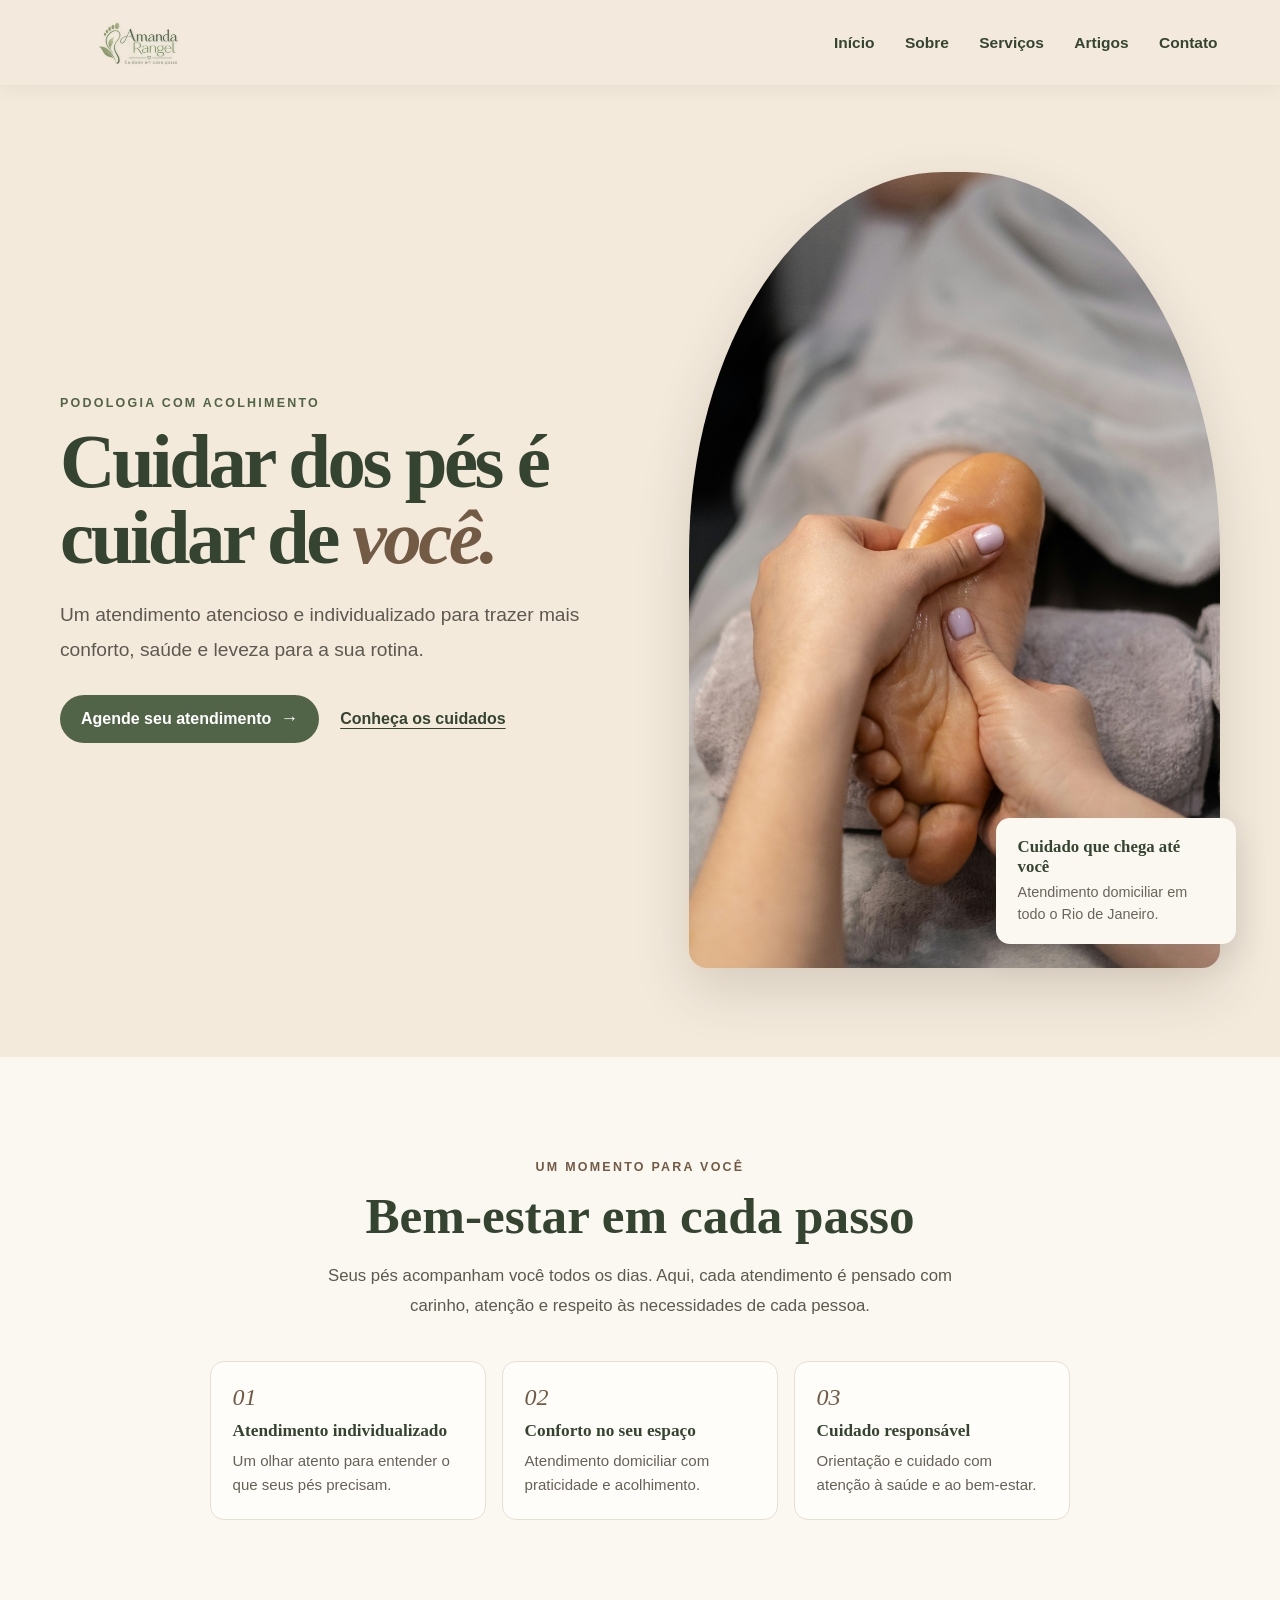
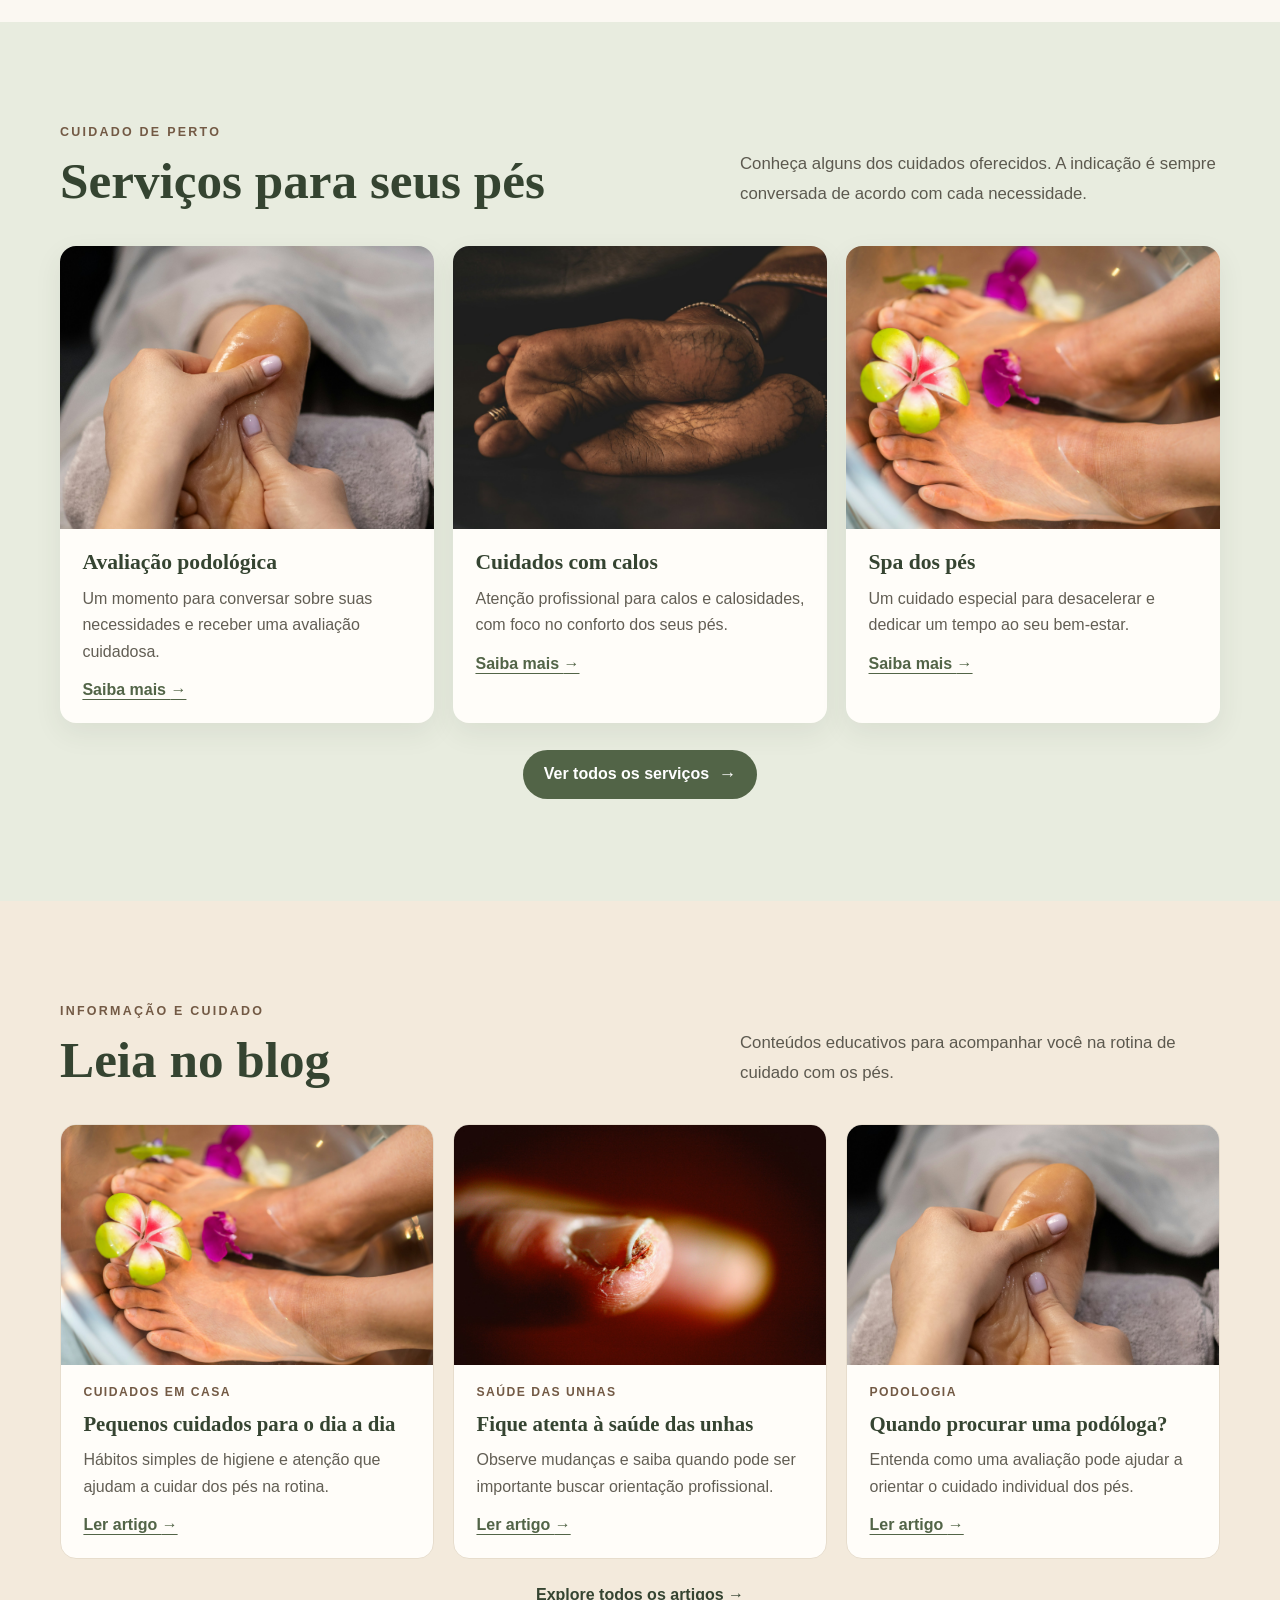
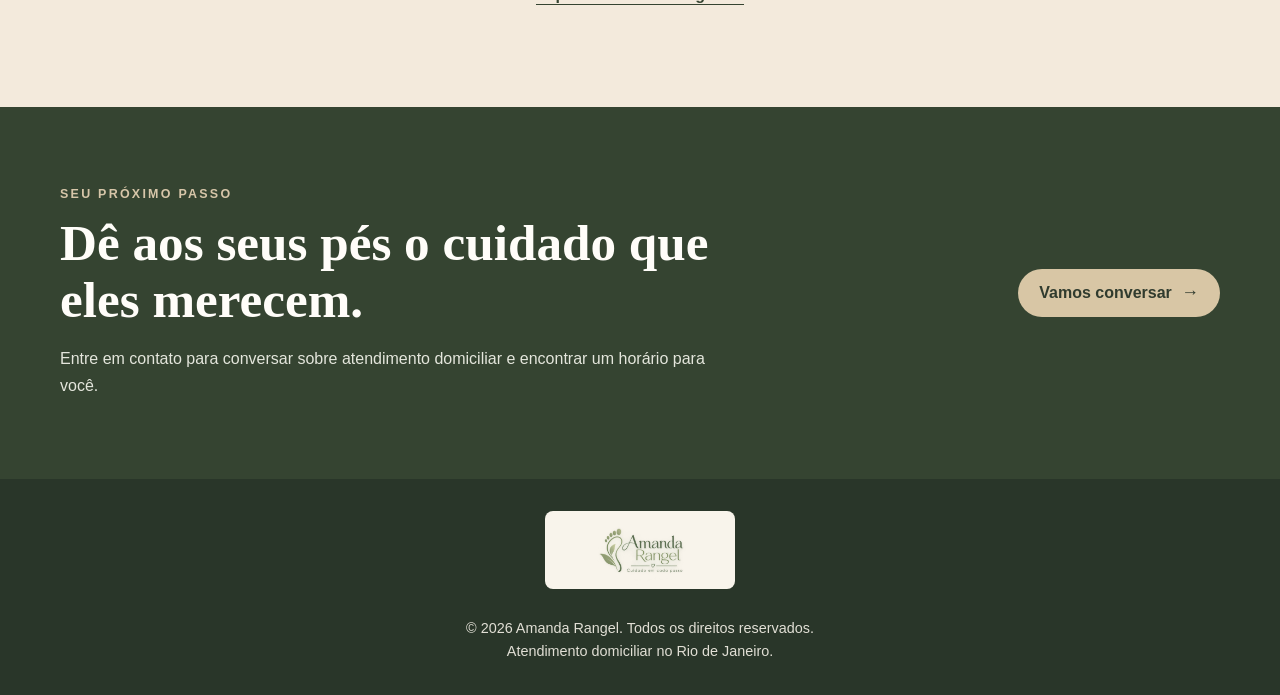
<file: index.html>
<!DOCTYPE html>
<html lang="pt-BR">
<head>
  <meta charset="UTF-8">
  <meta name="viewport" content="width=device-width, initial-scale=1.0">
  <meta name="theme-color" content="#f3eadc">
  <meta name="description" content="Conheça os cuidados podológicos de Amanda Rangel, com atendimento domiciliar no Rio de Janeiro.">
  <title>Amanda Rangel | Cuidado em cada passo</title>
  <link rel="stylesheet" href="midias/site-comum.css">
  <link rel="icon" type="image/png" href="midias/Cursor.png">
  <style>
    :root {
      color-scheme: light;
      --verde: #526447;
      --verde-escuro: #354431;
      --verde-claro: #a3b18a;
      --bege: #f3eadc;
      --bege-claro: #fbf8f2;
      --marrom: #735a45;
      --texto: #302e27;
      --largura: 1160px;
    }

    * { box-sizing: border-box; }
    html { scroll-behavior: smooth; }
    body { margin: 0; color: var(--texto); background: var(--bege-claro); font-family: Arial, sans-serif; }
    a { color: inherit; }
    a:focus-visible, button:focus-visible { outline: 3px solid #bd8f56; outline-offset: 4px; }

    .topo {
      position: fixed;
      inset: 0 0 auto;
      z-index: 10;
      min-height: 82px;
      padding: 0.6rem max(1.25rem, calc((100vw - var(--largura)) / 2));
      display: flex;
      align-items: center;
      justify-content: space-between;
      gap: 1.5rem;
      background: rgb(243 234 220 / 96%);
      box-shadow: 0 2px 18px rgb(48 46 39 / 7%);
      backdrop-filter: blur(12px);
    }
    .marca { display: inline-flex; align-items: center; flex-shrink: 0; }
    .logo { display: block; width: clamp(110px, 13vw, 155px); height: 66px; object-fit: contain; }
    .menu ul { display: flex; flex-wrap: wrap; align-items: center; justify-content: flex-end; gap: 0.4rem clamp(0.7rem, 2vw, 1.6rem); margin: 0; padding: 0; list-style: none; }
    .menu a { display: inline-block; padding: 0.55rem 0.15rem; color: var(--verde-escuro); font-size: 0.97rem; font-weight: 700; text-decoration: none; }
    .menu a:hover, .menu a:focus-visible { color: var(--marrom); text-decoration: underline; text-underline-offset: 5px; }

    main { padding-top: 82px; }
    .conteudo { width: min(var(--largura), calc(100% - 3rem)); margin: 0 auto; }
    .secao { padding: clamp(4rem, 8vw, 7rem) 0; }
    .sobretitulo { margin: 0 0 0.85rem; color: var(--marrom); font-size: 0.78rem; font-weight: 700; letter-spacing: 0.18em; text-transform: uppercase; }
    .titulo-secao { margin: 0; color: var(--verde-escuro); font: 700 clamp(2rem, 4vw, 3.25rem)/1.12 Georgia, serif; }
    .texto-secao { max-width: 650px; margin: 1rem 0 0; color: #5c594f; font-size: 1.05rem; line-height: 1.8; }
    .botao {
      display: inline-flex;
      min-height: 48px;
      align-items: center;
      justify-content: center;
      gap: 0.6rem;
      padding: 0.8rem 1.25rem;
      border: 1px solid transparent;
      border-radius: 999px;
      background: var(--verde);
      color: #fff;
      font-weight: 700;
      text-decoration: none;
      transition: background 160ms ease, transform 160ms ease;
    }
    .botao:hover { transform: translateY(-2px); background: var(--verde-escuro); }
    .botao-claro { border-color: rgb(255 255 255 / 55%); background: transparent; color: #fff; }
    .botao-claro:hover { background: rgb(255 255 255 / 12%); }
    .seta { font-size: 1.1em; }

    .hero { padding: clamp(3rem, 7vw, 6rem) 0; background: var(--bege); }
    .hero-grade { display: grid; grid-template-columns: 1.02fr 0.98fr; align-items: center; gap: clamp(2rem, 6vw, 5rem); }
    .hero-texto { padding: 1rem 0; }
    .hero-texto .sobretitulo { color: var(--verde); }
    .hero h1 { max-width: 620px; margin: 0; color: var(--verde-escuro); font: 700 clamp(2.8rem, 6vw, 5.3rem)/0.99 Georgia, serif; letter-spacing: -0.045em; }
    .hero h1 span { color: var(--marrom); font-style: italic; }
    .hero-texto > p:not(.sobretitulo) { max-width: 520px; margin: 1.4rem 0 0; color: #5d594f; font-size: clamp(1.05rem, 1.7vw, 1.2rem); line-height: 1.8; }
    .hero-acoes { display: flex; flex-wrap: wrap; align-items: center; gap: 0.8rem 1.3rem; margin-top: 1.7rem; }
    .link-simples { color: var(--verde-escuro); font-weight: 700; text-decoration-thickness: 1px; text-underline-offset: 4px; }
    .hero-foto { position: relative; min-height: 440px; }
    .hero-foto img { display: block; width: 100%; height: 100%; min-height: 440px; border-radius: 48% 48% 18px 18px; object-fit: cover; object-position: center 57%; box-shadow: 0 22px 55px rgb(67 52 38 / 16%); }
    .selo { position: absolute; right: -1rem; bottom: 1.5rem; max-width: 240px; padding: 1.15rem 1.35rem; border-radius: 14px; background: var(--bege-claro); box-shadow: 0 12px 32px rgb(48 46 39 / 14%); }
    .selo strong { display: block; color: var(--verde-escuro); font: 700 1.05rem Georgia, serif; }
    .selo span { display: block; margin-top: 0.35rem; color: #6a655b; font-size: 0.9rem; line-height: 1.5; }

    .apresentacao { background: var(--bege-claro); text-align: center; }
    .apresentacao .conteudo { max-width: 860px; }
    .apresentacao .texto-secao { margin-right: auto; margin-left: auto; }
    .destaques { display: grid; grid-template-columns: repeat(3, 1fr); gap: 1rem; margin-top: 2.5rem; text-align: left; }
    .destaque { padding: 1.35rem; border: 1px solid #e8dfd1; border-radius: 14px; background: #fffdf9; }
    .destaque-numero { display: block; margin-bottom: 0.65rem; color: var(--marrom); font: italic 1.5rem Georgia, serif; }
    .destaque strong { color: var(--verde-escuro); font: 700 1.08rem Georgia, serif; }
    .destaque p { margin: 0.5rem 0 0; color: #666156; font-size: 0.94rem; line-height: 1.6; }

    .servicos { background: #e8ecdf; }
    .cabecalho-secao { display: flex; align-items: end; justify-content: space-between; gap: 2rem; margin-bottom: 2.25rem; }
    .cabecalho-secao .texto-secao { max-width: 480px; }
    .grade-servicos { display: grid; grid-template-columns: repeat(3, minmax(0, 1fr)); gap: 1.2rem; }
    .cartao-servico { overflow: hidden; border-radius: 16px; background: #fffdf9; box-shadow: 0 10px 28px rgb(53 68 49 / 8%); }
    .cartao-servico img { display: block; width: 100%; aspect-ratio: 1.32; object-fit: cover; transition: transform 250ms ease; }
    .cartao-servico:hover img { transform: scale(1.035); }
    .cartao-servico-conteudo { padding: 1.35rem 1.4rem 1.5rem; }
    .cartao-servico h3 { margin: 0; color: var(--verde-escuro); font: 700 1.35rem Georgia, serif; }
    .cartao-servico p { min-height: 3.2em; margin: 0.65rem 0 1rem; color: #625e54; line-height: 1.65; }
    .cartao-servico a { color: var(--verde); font-weight: 700; text-decoration-thickness: 1px; text-underline-offset: 4px; }

    .artigos { background: var(--bege); }
    .grade-artigos { display: grid; grid-template-columns: repeat(3, minmax(0, 1fr)); gap: 1.2rem; }
    .cartao-artigo { overflow: hidden; border: 1px solid #e7ddcd; border-radius: 16px; background: #fffdf9; }
    .cartao-artigo img { display: block; width: 100%; aspect-ratio: 1.55; object-fit: cover; }
    .cartao-artigo-conteudo { padding: 1.25rem 1.4rem 1.5rem; }
    .categoria { margin: 0 0 0.65rem; color: var(--marrom); font-size: 0.76rem; font-weight: 700; letter-spacing: 0.12em; text-transform: uppercase; }
    .cartao-artigo h3 { margin: 0; color: var(--verde-escuro); font: 700 1.3rem/1.3 Georgia, serif; }
    .cartao-artigo p:not(.categoria) { margin: 0.65rem 0 1rem; color: #625e54; line-height: 1.65; }
    .cartao-artigo a { color: var(--verde); font-weight: 700; text-decoration-thickness: 1px; text-underline-offset: 4px; }
    .link-artigos { margin-top: 1.7rem; text-align: center; }

    .chamada { padding: clamp(3.5rem, 7vw, 5rem) 0; background: var(--verde-escuro); color: #fffdf9; }
    .chamada-grade { display: flex; align-items: center; justify-content: space-between; gap: 2rem; }
    .chamada .sobretitulo { color: #d7c6a9; }
    .chamada h2 { max-width: 700px; margin: 0; color: #fffdf9; font: 700 clamp(2rem, 4vw, 3.4rem)/1.12 Georgia, serif; }
    .chamada p:not(.sobretitulo) { max-width: 650px; margin: 1rem 0 0; color: #e4e6dc; line-height: 1.7; }
    .chamada .botao { flex-shrink: 0; background: #d8c6a5; color: #303b2e; }
    .chamada .botao:hover { background: #eadcc4; }

    .rodape { padding: 2rem 1.5rem; background: #293629; color: #f8f4eb; text-align: center; }
    .rodape-marca { display: inline-block; width: min(190px, 65vw); padding: 0.25rem 0.5rem; border-radius: 8px; background: #f8f4eb; line-height: 0; }
    .rodape-logo { display: block; width: 100%; height: 70px; object-fit: contain; }
    .rodape p { margin: 1rem 0 0; color: #e1dfd5; font-size: 0.9rem; line-height: 1.6; }

    @media (max-width: 800px) {
      .hero-grade { grid-template-columns: 1fr 0.85fr; gap: 2rem; }
      .hero-foto, .hero-foto img { min-height: 370px; }
      .grade-servicos, .grade-artigos { grid-template-columns: repeat(2, minmax(0, 1fr)); }
      .grade-servicos .cartao-servico:last-child, .grade-artigos .cartao-artigo:last-child { grid-column: 1 / -1; }
      .grade-servicos .cartao-servico:last-child { display: grid; grid-template-columns: 1fr 1fr; }
      .grade-servicos .cartao-servico:last-child img { height: 100%; aspect-ratio: auto; }
    }
    @media (max-width: 600px) {
      .topo { min-height: 112px; flex-direction: column; justify-content: center; gap: 0.1rem; padding: 0.35rem 0.75rem; }
      .logo { width: 98px; height: 56px; }
      .menu ul { justify-content: center; gap: 0.05rem 0.85rem; }
      .menu a { padding: 0.3rem 0.05rem; font-size: 0.9rem; }
      main { padding-top: 112px; }
      .conteudo { width: min(100% - 2rem, var(--largura)); }
      .hero { padding: 2.6rem 0 3rem; }
      .hero-grade { grid-template-columns: 1fr; gap: 1.6rem; }
      .hero h1 { font-size: clamp(2.7rem, 13vw, 4.2rem); }
      .hero-foto, .hero-foto img { min-height: 330px; }
      .hero-foto img { max-height: 420px; border-radius: 42% 42% 16px 16px; }
      .selo { right: 0.5rem; bottom: 0.8rem; max-width: 210px; padding: 0.9rem 1rem; }
      .secao { padding: 3.5rem 0; }
      .destaques { grid-template-columns: 1fr; gap: 0.75rem; margin-top: 1.7rem; }
      .destaque { padding: 1rem 1.15rem; }
      .cabecalho-secao, .chamada-grade { align-items: flex-start; flex-direction: column; gap: 1rem; }
      .cabecalho-secao { margin-bottom: 1.6rem; }
      .grade-servicos, .grade-artigos { grid-template-columns: 1fr; gap: 1rem; }
      .grade-servicos .cartao-servico:last-child, .grade-artigos .cartao-artigo:last-child { grid-column: auto; }
      .grade-servicos .cartao-servico:last-child { display: block; }
      .grade-servicos .cartao-servico:last-child img { height: auto; aspect-ratio: 1.32; }
      .cartao-servico p { min-height: 0; }
    }
    @media (prefers-reduced-motion: reduce) {
      *, *::before, *::after { scroll-behavior: auto !important; transition-duration: 0.01ms !important; }
    }
  </style>
</head>
<body>
  <header class="topo">
    <a class="marca" href="index.html" aria-label="Amanda Rangel, página inicial">
      <img class="logo" src="midias/logo.png" alt="Amanda Rangel">
    </a>
    <nav class="menu" aria-label="Navegação principal">
      <ul>
        <li><a href="index.html" aria-current="page">Início</a></li>
        <li><a href="sobre.html">Sobre</a></li>
        <li><a href="servicos.html">Serviços</a></li>
        <li><a href="artigos.html">Artigos</a></li>
        <li><a href="contato.html">Contato</a></li>
      </ul>
    </nav>
  </header>

  <main>
    <section class="hero" aria-labelledby="titulo-principal">
      <div class="conteudo hero-grade">
        <div class="hero-texto">
          <p class="sobretitulo">Podologia com acolhimento</p>
          <h1 id="titulo-principal">Cuidar dos pés é cuidar de <span>você.</span></h1>
          <p>Um atendimento atencioso e individualizado para trazer mais conforto, saúde e leveza para a sua rotina.</p>
          <div class="hero-acoes">
            <a class="botao" href="contato.html">Agende seu atendimento <span class="seta" aria-hidden="true">→</span></a>
            <a class="link-simples" href="#servicos">Conheça os cuidados</a>
          </div>
        </div>
        <div class="hero-foto">
          <img src="midias/consulta%20M.jpg" alt="Atendimento cuidadoso para os pés" fetchpriority="high">
          <div class="selo">
            <strong>Cuidado que chega até você</strong>
            <span>Atendimento domiciliar em todo o Rio de Janeiro.</span>
          </div>
        </div>
      </div>
    </section>

    <section class="secao apresentacao" aria-labelledby="titulo-acolhimento">
      <div class="conteudo">
        <p class="sobretitulo">Um momento para você</p>
        <h2 class="titulo-secao" id="titulo-acolhimento">Bem-estar em cada passo</h2>
        <p class="texto-secao">Seus pés acompanham você todos os dias. Aqui, cada atendimento é pensado com carinho, atenção e respeito às necessidades de cada pessoa.</p>
        <div class="destaques">
          <article class="destaque">
            <span class="destaque-numero">01</span>
            <strong>Atendimento individualizado</strong>
            <p>Um olhar atento para entender o que seus pés precisam.</p>
          </article>
          <article class="destaque">
            <span class="destaque-numero">02</span>
            <strong>Conforto no seu espaço</strong>
            <p>Atendimento domiciliar com praticidade e acolhimento.</p>
          </article>
          <article class="destaque">
            <span class="destaque-numero">03</span>
            <strong>Cuidado responsável</strong>
            <p>Orientação e cuidado com atenção à saúde e ao bem-estar.</p>
          </article>
        </div>
      </div>
    </section>

    <section class="secao servicos" id="servicos" aria-labelledby="titulo-servicos">
      <div class="conteudo">
        <div class="cabecalho-secao">
          <div>
            <p class="sobretitulo">Cuidado de perto</p>
            <h2 class="titulo-secao" id="titulo-servicos">Serviços para seus pés</h2>
          </div>
          <p class="texto-secao">Conheça alguns dos cuidados oferecidos. A indicação é sempre conversada de acordo com cada necessidade.</p>
        </div>
        <div class="grade-servicos">
          <article class="cartao-servico">
            <img src="midias/consulta%20M.jpg" alt="Massagem e cuidado podológico dos pés" loading="lazy">
            <div class="cartao-servico-conteudo">
              <h3>Avaliação podológica</h3>
              <p>Um momento para conversar sobre suas necessidades e receber uma avaliação cuidadosa.</p>
              <a href="servicos.html">Saiba mais <span aria-hidden="true">→</span></a>
            </div>
          </article>
          <article class="cartao-servico">
            <img src="midias/calos%20M.jpg" alt="Cuidado podológico dos pés" loading="lazy">
            <div class="cartao-servico-conteudo">
              <h3>Cuidados com calos</h3>
              <p>Atenção profissional para calos e calosidades, com foco no conforto dos seus pés.</p>
              <a href="servicos.html">Saiba mais <span aria-hidden="true">→</span></a>
            </div>
          </article>
          <article class="cartao-servico">
            <img src="midias/cuidados%20em%20casa%20M.jpg" alt="Momento relaxante de cuidado com os pés" loading="lazy">
            <div class="cartao-servico-conteudo">
              <h3>Spa dos pés</h3>
              <p>Um cuidado especial para desacelerar e dedicar um tempo ao seu bem-estar.</p>
              <a href="servicos.html">Saiba mais <span aria-hidden="true">→</span></a>
            </div>
          </article>
        </div>
        <div class="link-artigos">
          <a class="botao" href="servicos.html">Ver todos os serviços <span class="seta" aria-hidden="true">→</span></a>
        </div>
      </div>
    </section>

    <section class="secao artigos" aria-labelledby="titulo-artigos">
      <div class="conteudo">
        <div class="cabecalho-secao">
          <div>
            <p class="sobretitulo">Informação e cuidado</p>
            <h2 class="titulo-secao" id="titulo-artigos">Leia no blog</h2>
          </div>
          <p class="texto-secao">Conteúdos educativos para acompanhar você na rotina de cuidado com os pés.</p>
        </div>
        <div class="grade-artigos">
          <article class="cartao-artigo">
            <img src="midias/cuidados%20em%20casa%20M.jpg" alt="Cuidados e hidratação dos pés em casa" loading="lazy">
            <div class="cartao-artigo-conteudo">
              <p class="categoria">Cuidados em casa</p>
              <h3>Pequenos cuidados para o dia a dia</h3>
              <p>Hábitos simples de higiene e atenção que ajudam a cuidar dos pés na rotina.</p>
              <a href="artigo.html?id=cuidados-diarios">Ler artigo <span aria-hidden="true">→</span></a>
            </div>
          </article>
          <article class="cartao-artigo">
            <img src="midias/unhas%20amareladas%20M.jpg" alt="Detalhe de uma unha do pé" loading="lazy">
            <div class="cartao-artigo-conteudo">
              <p class="categoria">Saúde das unhas</p>
              <h3>Fique atenta à saúde das unhas</h3>
              <p>Observe mudanças e saiba quando pode ser importante buscar orientação profissional.</p>
              <a href="artigo.html?id=saude-das-unhas">Ler artigo <span aria-hidden="true">→</span></a>
            </div>
          </article>
          <article class="cartao-artigo">
            <img src="midias/consulta%20M.jpg" alt="Profissional cuidando dos pés" loading="lazy">
            <div class="cartao-artigo-conteudo">
              <p class="categoria">Podologia</p>
              <h3>Quando procurar uma podóloga?</h3>
              <p>Entenda como uma avaliação pode ajudar a orientar o cuidado individual dos pés.</p>
              <a href="artigo.html?id=consulta-podologica">Ler artigo <span aria-hidden="true">→</span></a>
            </div>
          </article>
        </div>
        <div class="link-artigos">
          <a class="link-simples" href="artigos.html">Explore todos os artigos <span aria-hidden="true">→</span></a>
        </div>
      </div>
    </section>

    <section class="chamada" aria-labelledby="titulo-chamada">
      <div class="conteudo chamada-grade">
        <div>
          <p class="sobretitulo">Seu próximo passo</p>
          <h2 id="titulo-chamada">Dê aos seus pés o cuidado que eles merecem.</h2>
          <p>Entre em contato para conversar sobre atendimento domiciliar e encontrar um horário para você.</p>
        </div>
        <a class="botao" href="contato.html">Vamos conversar <span class="seta" aria-hidden="true">→</span></a>
      </div>
    </section>
  </main>

  <footer class="rodape">
    <a class="rodape-marca" href="index.html" aria-label="Amanda Rangel, página inicial">
      <img class="rodape-logo" src="midias/logo.png" alt="Amanda Rangel">
    </a>
    <p>© 2026 Amanda Rangel. Todos os direitos reservados.<br>Atendimento domiciliar no Rio de Janeiro.</p>
  </footer>
</body>
</html>
</file>
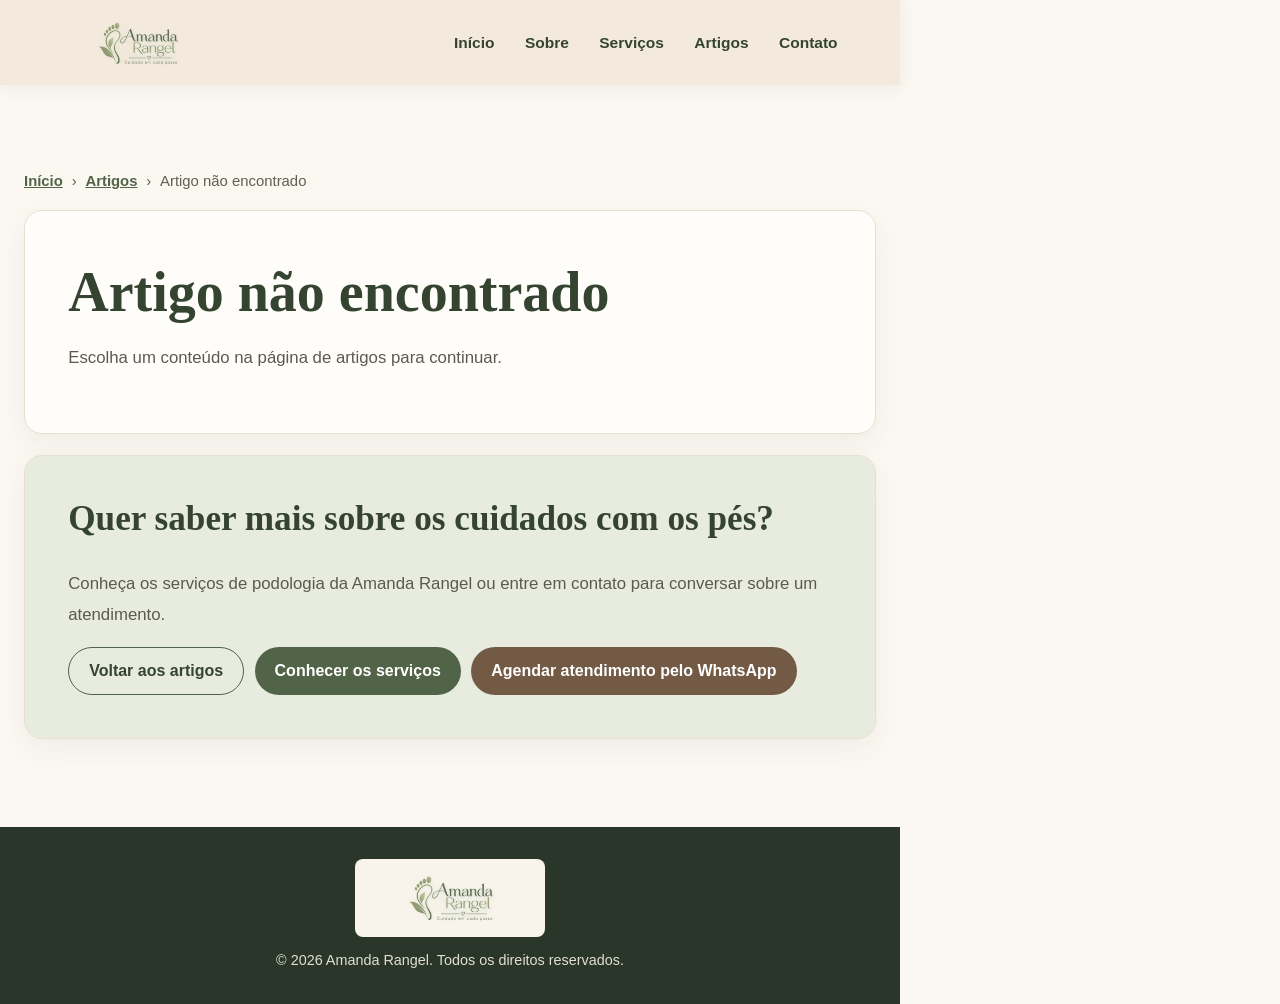
<file: artigo.html>
<!DOCTYPE html>
<html lang="pt-BR">
<head>
    <meta charset="UTF-8">
    <meta name="viewport" content="width=device-width, initial-scale=1.0">
    <meta name="theme-color" content="#f3eadc">
    <meta name="description" content="Artigo educativo sobre cuidados e saúde dos pés.">
    <title>Artigo | Cuidado em Cada Passo</title>
    <link rel="stylesheet" href="midias/paginas.css">
    <link rel="icon" type="image/png" href="midias/Cursor.png">
    <script src="midias/artigos.js" defer></script>
</head>
<body class="pagina-artigo">
    <header class="topo">
        <a href="index.html" aria-label="Amanda Rangel, página inicial">
            <img class="logo" src="midias/logo.png" alt="Amanda Rangel">
        </a>
        <nav class="menu" aria-label="Navegação principal">
            <ul>
                <li><a href="index.html">Início</a></li>
                <li><a href="sobre.html">Sobre</a></li>
                <li><a href="servicos.html">Serviços</a></li>
                <li><a href="artigos.html" aria-current="page">Artigos</a></li>
                <li><a href="contato.html">Contato</a></li>
            </ul>
        </nav>
    </header>

    <main>
        <nav class="migalhas" aria-label="Caminho de navegação">
            <a href="index.html">Início</a><span aria-hidden="true">›</span>
            <a href="artigos.html">Artigos</a><span aria-hidden="true">›</span>
            <span id="migalha-titulo">Artigo</span>
        </nav>
        <article class="artigo-completo" id="conteudo-artigo">
            <p class="erro-artigo">Carregando artigo…</p>
        </article>
        <noscript><p class="erro-artigo">Ative o JavaScript no navegador para abrir o conteúdo deste artigo.</p></noscript>
        <aside class="chamada-artigo">
            <h2>Quer saber mais sobre os cuidados com os pés?</h2>
            <p>Conheça os serviços de podologia da Amanda Rangel ou entre em contato para conversar sobre um atendimento.</p>
            <div class="acoes-artigo">
                <a class="botao botao-secundario" href="artigos.html">Voltar aos artigos</a>
                <a class="botao" href="servicos.html">Conhecer os serviços</a>
                <a class="botao botao-whatsapp" href="https://wa.me/5521967338504?text=Ol%C3%A1%2C%20gostaria%20de%20saber%20mais%20sobre%20os%20atendimentos%20podol%C3%B3gicos." target="_blank" rel="noopener noreferrer">Agendar atendimento pelo WhatsApp</a>
            </div>
        </aside>
    </main>

    <footer class="rodape">
        <a class="rodape-marca" href="index.html" aria-label="Amanda Rangel, página inicial">
            <img class="rodape-logo" src="midias/logo.png" alt="Amanda Rangel">
        </a>
        <p>© 2026 Amanda Rangel. Todos os direitos reservados.</p>
    </footer>
</body>
</html>
</file>
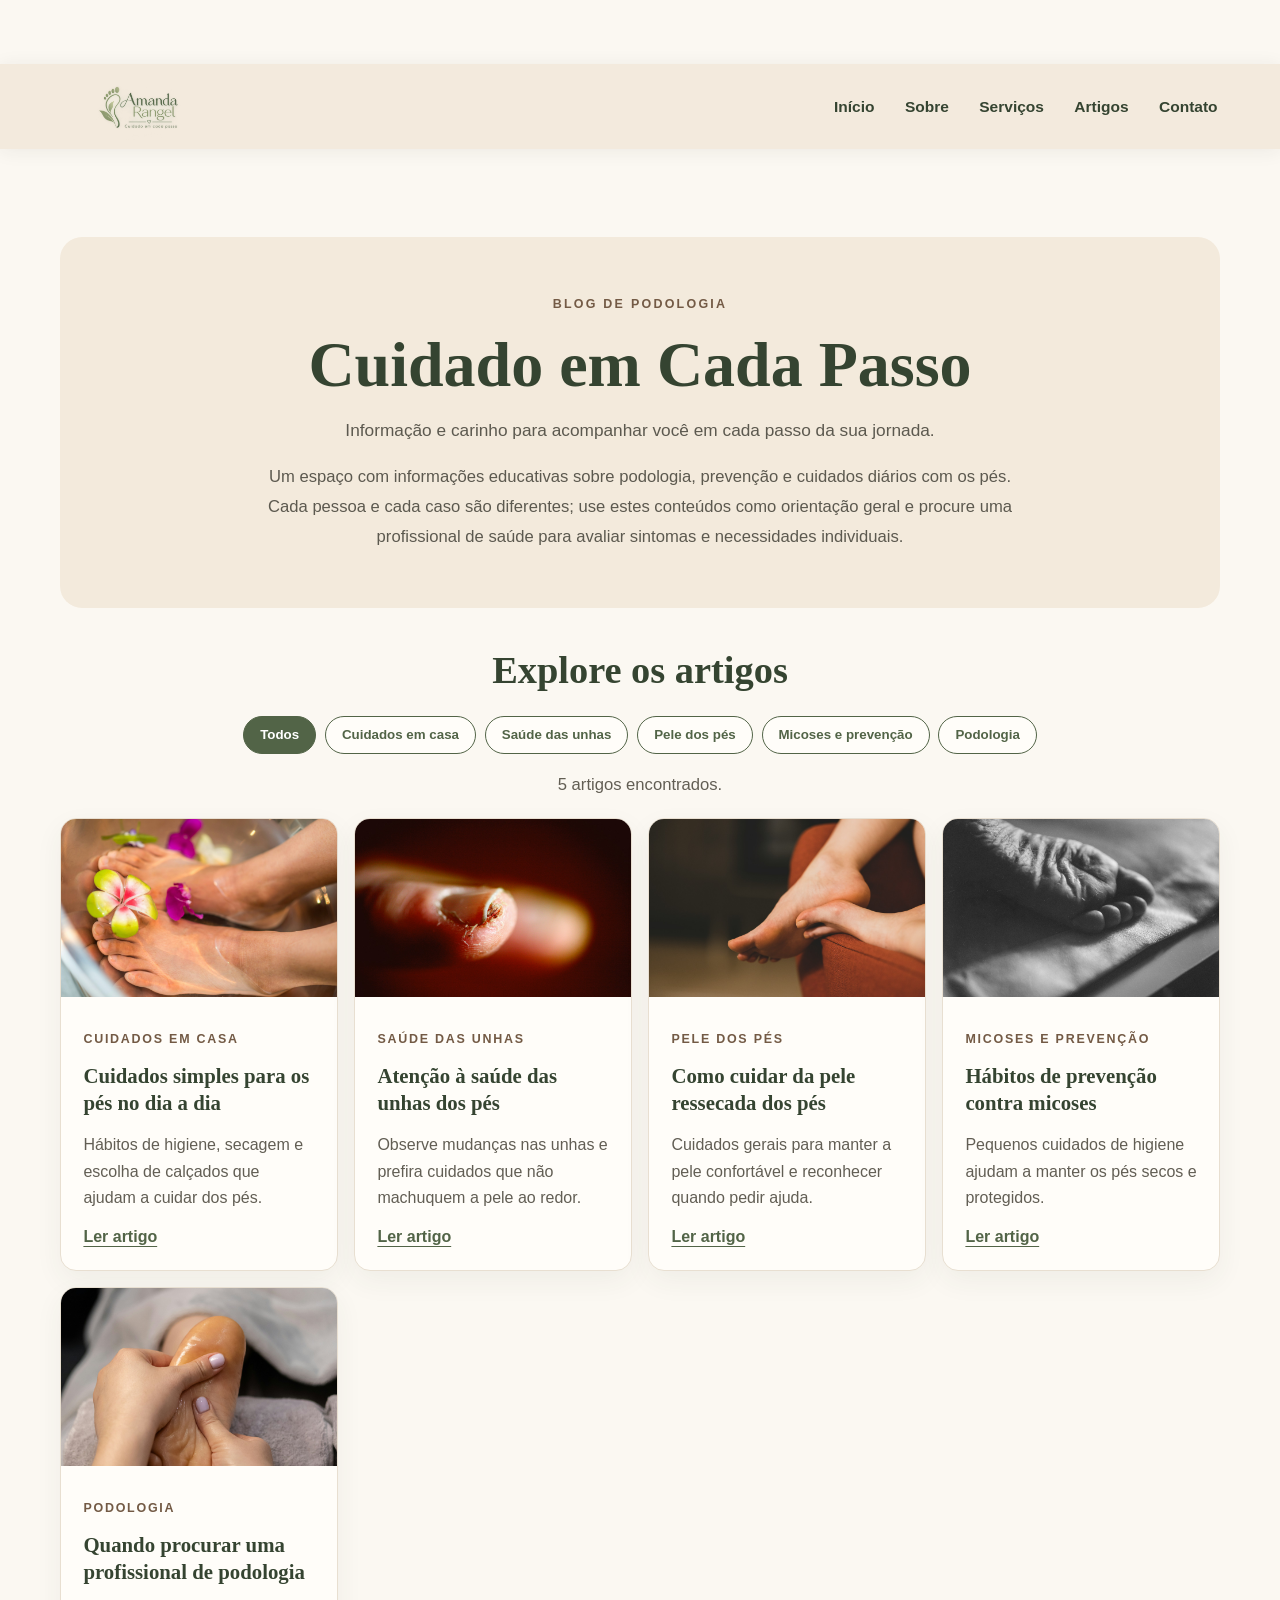
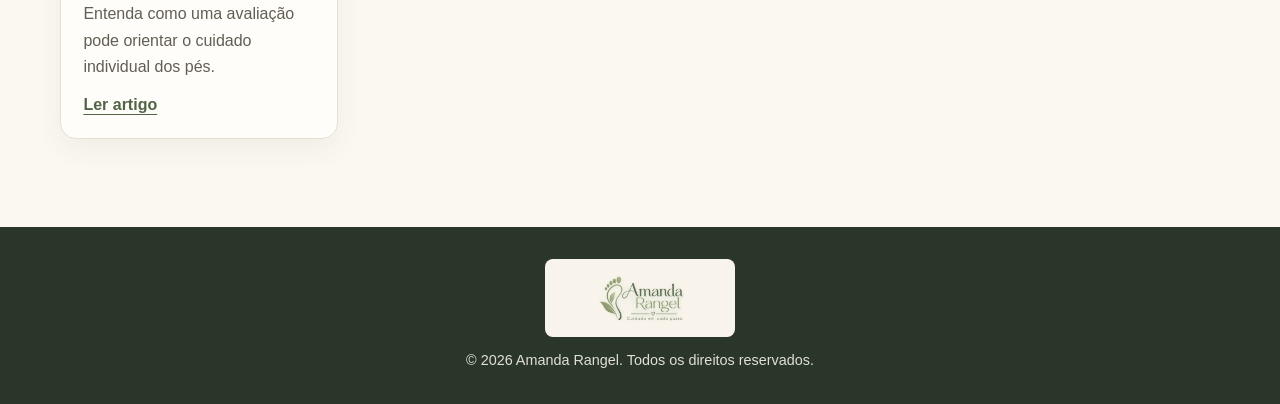
<file: artigos.html>
<!DOCTYPE html>
<html lang="pt-BR">
<head>
    <meta charset="UTF-8">
    <meta name="viewport" content="width=device-width, initial-scale=1.0">
    <meta name="theme-color" content="#f3eadc">
    <meta name="description" content="Informações educativas sobre podologia, prevenção e cuidados diários com os pés, por Amanda Rangel.">
    <title>Cuidado em Cada Passo | Artigos de Podologia</title>
    <link rel="stylesheet" href="midias/paginas.css">
    <link rel="icon" type="image/png" href="midias/Cursor.png">
    <script src="midias/artigos.js" defer></script>
</head>
<body class="pagina-artigos">
    <header class="topo">
        <a href="index.html" aria-label="Amanda Rangel, página inicial">
            <img class="logo" src="midias/logo.png" alt="Amanda Rangel">
        </a>
        <nav class="menu" aria-label="Navegação principal">
            <ul>
                <li><a href="index.html">Início</a></li>
                <li><a href="sobre.html">Sobre</a></li>
                <li><a href="servicos.html">Serviços</a></li>
                <li><a href="artigos.html" aria-current="page">Artigos</a></li>
                <li><a href="contato.html">Contato</a></li>
            </ul>
        </nav>
    </header>

    <main>
        <section class="apresentacao-artigos" aria-labelledby="titulo-blog">
            <p class="sobretitulo">Blog de podologia</p>
            <h1 id="titulo-blog">Cuidado em Cada Passo</h1>
            <p class="subtitulo">Informação e carinho para acompanhar você em cada passo da sua jornada.</p>
            <p class="descricao-blog">Um espaço com informações educativas sobre podologia, prevenção e cuidados diários com os pés. Cada pessoa e cada caso são diferentes; use estes conteúdos como orientação geral e procure uma profissional de saúde para avaliar sintomas e necessidades individuais.</p>
        </section>

        <section class="area-lista" aria-labelledby="titulo-lista">
            <h2 id="titulo-lista">Explore os artigos</h2>
            <div class="filtros" role="group" aria-label="Filtrar artigos por categoria">
                <button class="filtro ativo" type="button" data-filtro="todos" aria-pressed="true">Todos</button>
                <button class="filtro" type="button" data-filtro="Cuidados em casa" aria-pressed="false">Cuidados em casa</button>
                <button class="filtro" type="button" data-filtro="Saúde das unhas" aria-pressed="false">Saúde das unhas</button>
                <button class="filtro" type="button" data-filtro="Pele dos pés" aria-pressed="false">Pele dos pés</button>
                <button class="filtro" type="button" data-filtro="Micoses e prevenção" aria-pressed="false">Micoses e prevenção</button>
                <button class="filtro" type="button" data-filtro="Podologia" aria-pressed="false">Podologia</button>
            </div>
            <p class="resultado-filtro" id="resultado-filtro" aria-live="polite"></p>
            <div class="grade-artigos" id="grade-artigos"></div>
            <noscript>Ative o JavaScript no navegador para visualizar e filtrar os artigos.</noscript>
        </section>
    </main>

    <footer class="rodape">
        <a class="rodape-marca" href="index.html" aria-label="Amanda Rangel, página inicial">
            <img class="rodape-logo" src="midias/logo.png" alt="Amanda Rangel">
        </a>
        <p>© 2026 Amanda Rangel. Todos os direitos reservados.</p>
    </footer>
</body>
</html>
</file>
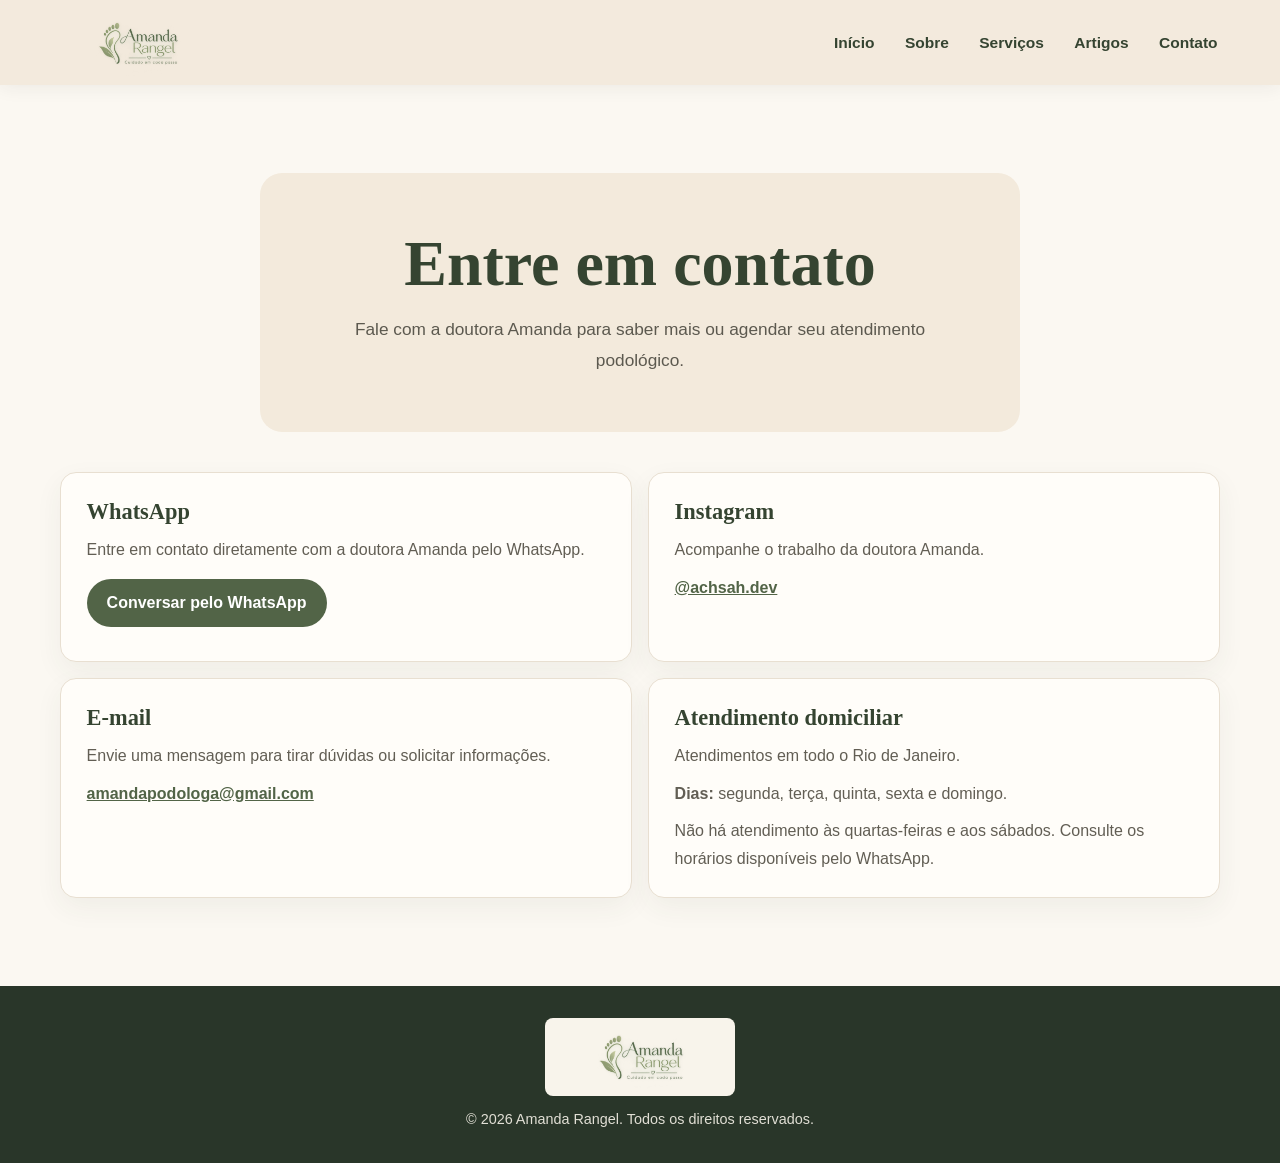
<file: contato.html>
<!DOCTYPE html>
<html lang="pt-BR">
<head>
    <meta charset="UTF-8">
    <meta name="viewport" content="width=device-width, initial-scale=1.0">
    <meta name="theme-color" content="#f3eadc">
    <title>Contato | Amanda Rangel</title>
    <link rel="stylesheet" href="midias/paginas.css">
    <link rel="icon" type="image/png" href="midias/Cursor.png">
</head>
<body class="pagina-contato">
    <header class="topo">
        <a href="index.html" aria-label="Amanda Rangel, página inicial">
            <img class="logo" src="midias/logo.png" alt="Amanda Rangel">
        </a>
        <nav class="menu" aria-label="Navegação principal">
            <ul>
                <li><a href="index.html">Início</a></li>
                <li><a href="sobre.html">Sobre</a></li>
                <li><a href="servicos.html">Serviços</a></li>
                <li><a href="artigos.html">Artigos</a></li>
                <li><a href="contato.html" aria-current="page">Contato</a></li>
            </ul>
        </nav>
    </header>
    <main>
        <section class="intro" aria-labelledby="titulo-contato">
            <h1 id="titulo-contato">Entre em contato</h1>
            <p>Fale com a doutora Amanda para saber mais ou agendar seu atendimento podológico.</p>
        </section>
        <section class="contatos" aria-label="Informações de contato e atendimento">
            <article class="cartao">
                <h2>WhatsApp</h2>
                <p>Entre em contato diretamente com a doutora Amanda pelo WhatsApp.</p>
                <a class="whatsapp" href="https://wa.me/5521967338504?text=Ol%C3%A1%2C%20gostaria%20de%20agendar%20um%20atendimento." target="_blank" rel="noopener noreferrer">Conversar pelo WhatsApp</a>
            </article>
            <article class="cartao">
                <h2>Instagram</h2>
                <p>Acompanhe o trabalho da doutora Amanda.</p>
                <p><a class="detalhe" href="https://www.instagram.com/@achsah.dev/" target="_blank" rel="noopener noreferrer">@achsah.dev</a></p>
            </article>
            <article class="cartao">
                <h2>E-mail</h2>
                <p>Envie uma mensagem para tirar dúvidas ou solicitar informações.</p>
                <p><a class="detalhe" href="mailto:amandapodologa@gmail.com">amandapodologa@gmail.com</a></p>
            </article>
            <article class="cartao">
                <h2>Atendimento domiciliar</h2>
                <p>Atendimentos em todo o Rio de Janeiro.</p>
                <p><strong>Dias:</strong> segunda, terça, quinta, sexta e domingo.</p>
                <p>Não há atendimento às quartas-feiras e aos sábados. Consulte os horários disponíveis pelo WhatsApp.</p>
            </article>
        </section>
    </main>
    <footer class="rodape">
        <a class="rodape-marca" href="index.html" aria-label="Amanda Rangel, página inicial">
            <img class="rodape-logo" src="midias/logo.png" alt="Amanda Rangel">
        </a>
        <p>© 2026 Amanda Rangel. Todos os direitos reservados.</p>
    </footer>
</body>
</html>
</file>
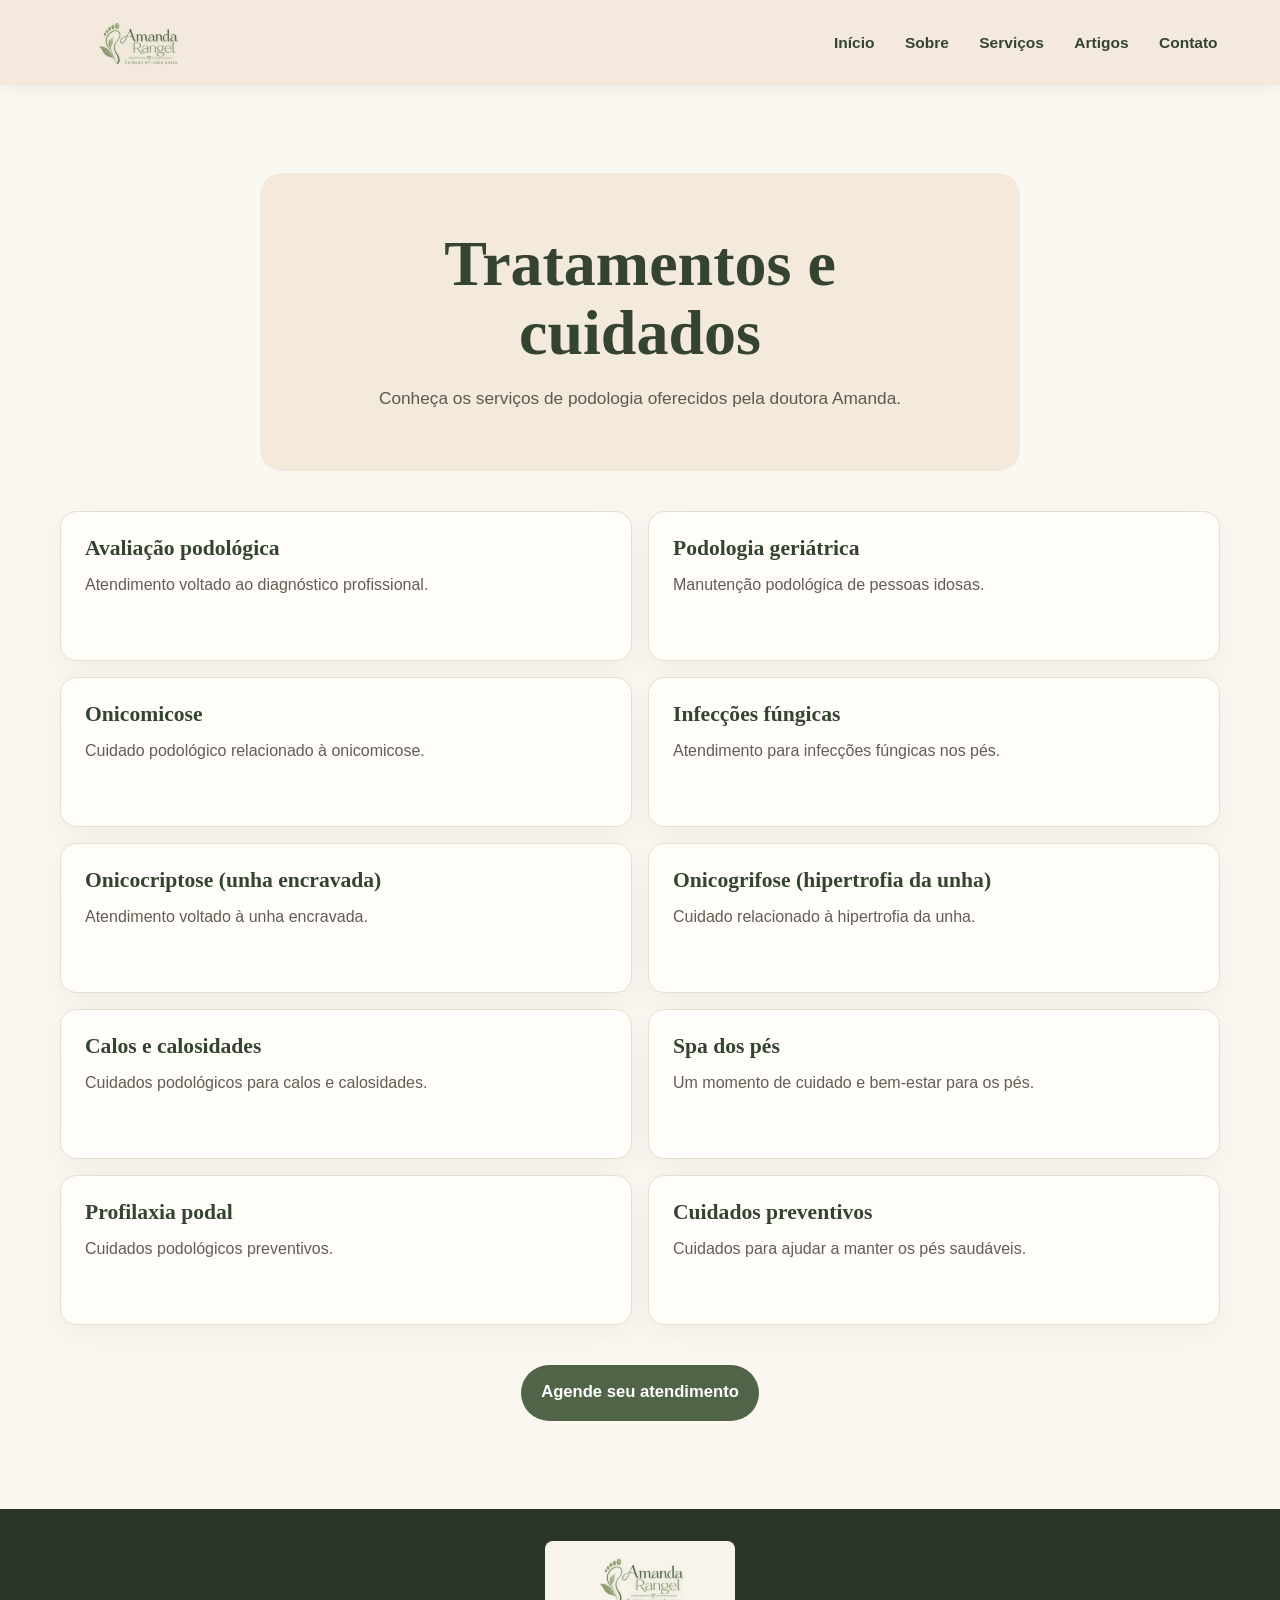
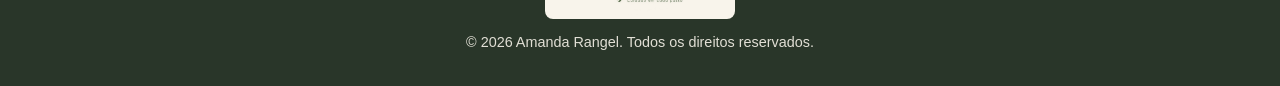
<file: servicos.html>
<!DOCTYPE html>
<html lang="pt-BR">
<head>
    <meta charset="UTF-8">
    <meta name="viewport" content="width=device-width, initial-scale=1.0">
    <meta name="theme-color" content="#f3eadc">
    <title>Serviços | Amanda Rangel</title>
    <link rel="stylesheet" href="midias/paginas.css">
    <link rel="icon" type="image/png" href="midias/Cursor.png">
</head>
<body class="pagina-servicos">
    <header class="topo">
        <a href="index.html" aria-label="Amanda Rangel, página inicial">
            <img class="logo" src="midias/logo.png" alt="Amanda Rangel">
        </a>
        <nav class="menu" aria-label="Navegação principal">
            <ul>
                <li><a href="index.html">Início</a></li>
                <li><a href="sobre.html">Sobre</a></li>
                <li><a href="servicos.html" aria-current="page">Serviços</a></li>
                <li><a href="artigos.html">Artigos</a></li>
                <li><a href="contato.html">Contato</a></li>
            </ul>
        </nav>
    </header>
    <main>
        <section class="intro" aria-labelledby="titulo-servicos">
            <h1 id="titulo-servicos">Tratamentos e cuidados</h1>
            <p>Conheça os serviços de podologia oferecidos pela doutora Amanda.</p>
        </section>

        <section class="lista-servicos" aria-label="Opções de serviços">
            <article class="servico">
                <h2>Avaliação podológica</h2>
                <p>Atendimento voltado ao diagnóstico profissional.</p>
            </article>
            <article class="servico">
                <h2>Podologia geriátrica</h2>
                <p>Manutenção podológica de pessoas idosas.</p>
            </article>
            <article class="servico">
                <h2>Onicomicose</h2>
                <p>Cuidado podológico relacionado à onicomicose.</p>
            </article>
            <article class="servico">
                <h2>Infecções fúngicas</h2>
                <p>Atendimento para infecções fúngicas nos pés.</p>
            </article>
            <article class="servico">
                <h2>Onicocriptose (unha encravada)</h2>
                <p>Atendimento voltado à unha encravada.</p>
            </article>
            <article class="servico">
                <h2>Onicogrifose (hipertrofia da unha)</h2>
                <p>Cuidado relacionado à hipertrofia da unha.</p>
            </article>
            <article class="servico">
                <h2>Calos e calosidades</h2>
                <p>Cuidados podológicos para calos e calosidades.</p>
            </article>
            <article class="servico">
                <h2>Spa dos pés</h2>
                <p>Um momento de cuidado e bem-estar para os pés.</p>
            </article>
            <article class="servico">
                <h2>Profilaxia podal</h2>
                <p>Cuidados podológicos preventivos.</p>
            </article>
            <article class="servico">
                <h2>Cuidados preventivos</h2>
                <p>Cuidados para ajudar a manter os pés saudáveis.</p>
            </article>
        </section>

        <p class="contato-servicos"><a class="botao" href="https://wa.me/5521967338504?text=Ol%C3%A1%2C%20gostaria%20de%20agendar%20um%20atendimento." target="_blank" rel="noopener noreferrer">Agende seu atendimento</a></p>
    </main>
    <footer class="rodape">
        <a class="rodape-marca" href="index.html" aria-label="Amanda Rangel, página inicial">
            <img class="rodape-logo" src="midias/logo.png" alt="Amanda Rangel">
        </a>
        <p>© 2026 Amanda Rangel. Todos os direitos reservados.</p>
    </footer>
</body>
</html>
</file>
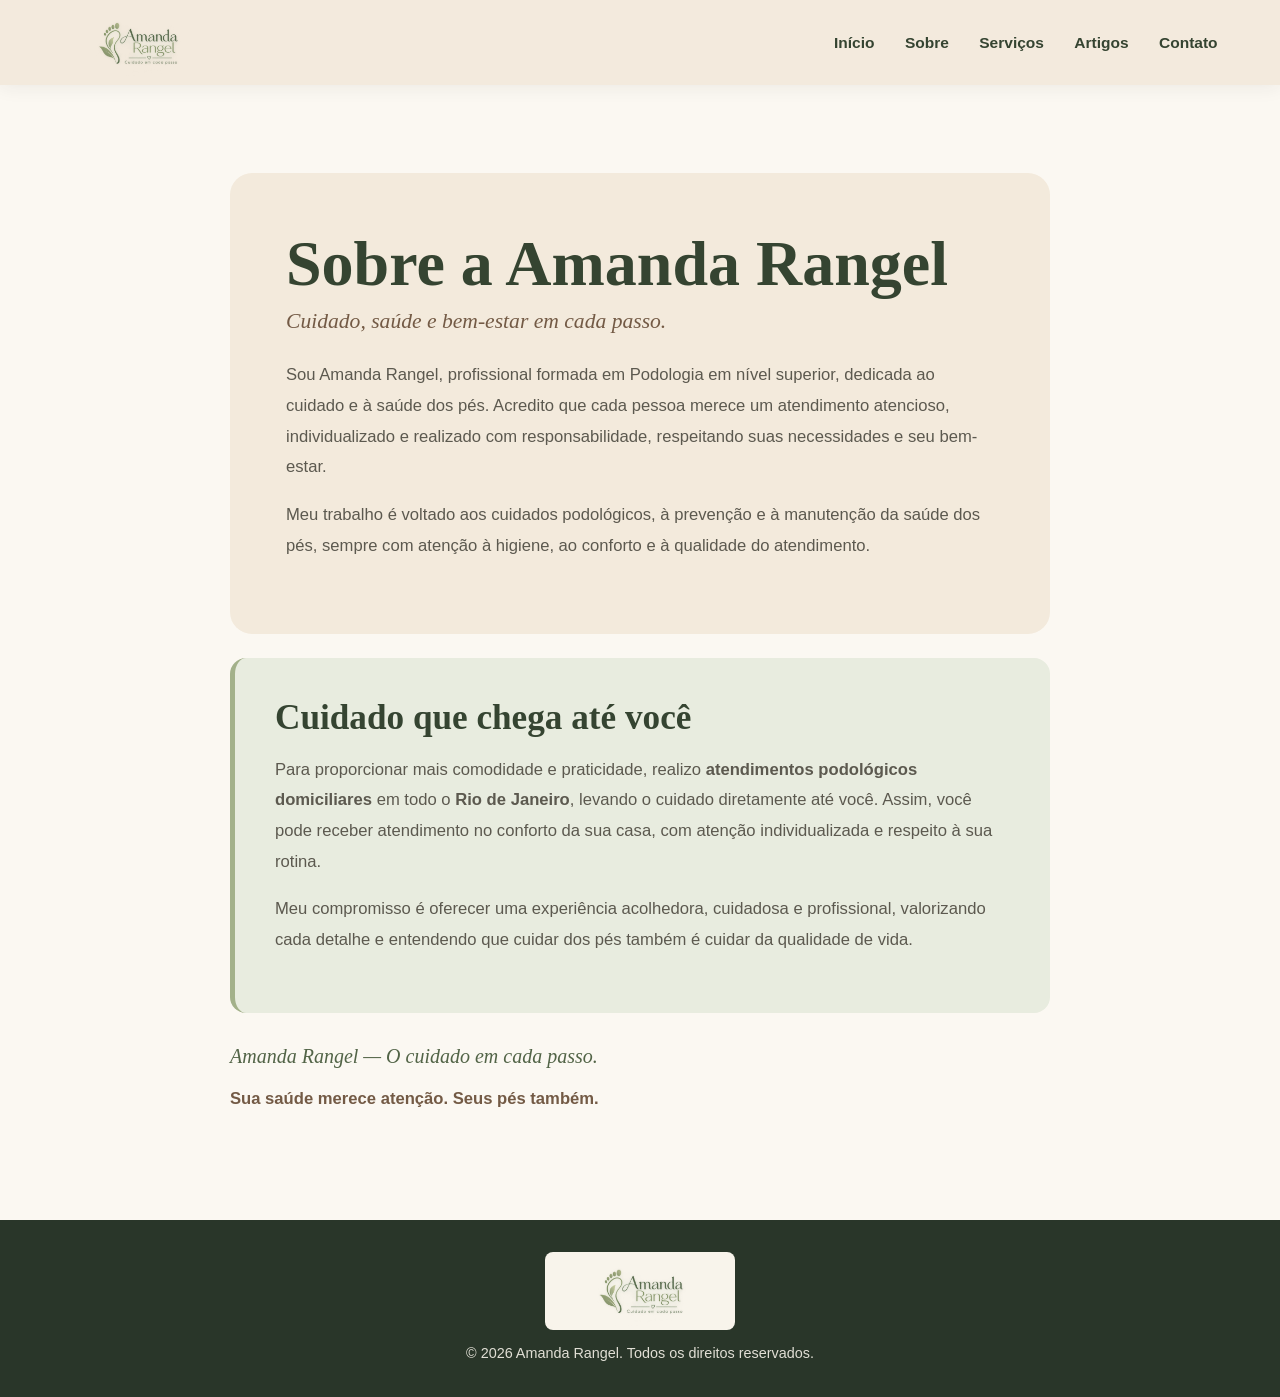
<file: sobre.html>
<!DOCTYPE html>
<html lang="pt-BR">
<head>
    <meta charset="UTF-8">
    <meta name="viewport" content="width=device-width, initial-scale=1.0">
    <meta name="theme-color" content="#f3eadc">
    <title>Sobre | Amanda Rangel</title>
    <link rel="stylesheet" href="midias/paginas.css">
    <link rel="icon" type="image/png" href="midias/Cursor.png">
</head>
<body class="pagina-sobre">
    <header class="topo">
        <a href="index.html" aria-label="Amanda Rangel, página inicial">
            <img class="logo" src="midias/logo.png" alt="Amanda Rangel">
        </a>
        <nav class="menu" aria-label="Navegação principal">
            <ul>
                <li><a href="index.html">Início</a></li>
                <li><a href="sobre.html" aria-current="page">Sobre</a></li>
                <li><a href="servicos.html">Serviços</a></li>
                <li><a href="artigos.html">Artigos</a></li>
                <li><a href="contato.html">Contato</a></li>
            </ul>
        </nav>
    </header>
    <main>
        <section aria-labelledby="sobre-amanda">
            <h1 id="sobre-amanda">Sobre a Amanda Rangel</h1>
            <p class="subtitulo">Cuidado, saúde e bem-estar em cada passo.</p>
            <p>Sou Amanda Rangel, profissional formada em Podologia em nível superior, dedicada ao cuidado e à saúde dos pés. Acredito que cada pessoa merece um atendimento atencioso, individualizado e realizado com responsabilidade, respeitando suas necessidades e seu bem-estar.</p>
            <p>Meu trabalho é voltado aos cuidados podológicos, à prevenção e à manutenção da saúde dos pés, sempre com atenção à higiene, ao conforto e à qualidade do atendimento.</p>
        </section>

        <section class="atendimento" aria-labelledby="cuidado-ate-voce">
            <h2 id="cuidado-ate-voce">Cuidado que chega até você</h2>
            <p>Para proporcionar mais comodidade e praticidade, realizo <strong>atendimentos podológicos domiciliares</strong> em todo o <strong>Rio de Janeiro</strong>, levando o cuidado diretamente até você. Assim, você pode receber atendimento no conforto da sua casa, com atenção individualizada e respeito à sua rotina.</p>
            <p>Meu compromisso é oferecer uma experiência acolhedora, cuidadosa e profissional, valorizando cada detalhe e entendendo que cuidar dos pés também é cuidar da qualidade de vida.</p>
        </section>

        <p class="assinatura">Amanda Rangel — O cuidado em cada passo.</p>
        <p><strong>Sua saúde merece atenção. Seus pés também.</strong></p>
    </main>
    <footer class="rodape">
        <a class="rodape-marca" href="index.html" aria-label="Amanda Rangel, página inicial">
            <img class="rodape-logo" src="midias/logo.png" alt="Amanda Rangel">
        </a>
        <p>© 2026 Amanda Rangel. Todos os direitos reservados.</p>
    </footer>
</body>
</html>
</file>
<file: midias/site-comum.css>
.rodape {
    display: flex;
    flex-direction: column;
    align-items: center;
    gap: 0.75rem;
    padding: 1.25rem;
    background: var(--verde-claro, #a3b18a);
    color: #26301f;
    text-align: center;
}

.rodape-marca {
    display: block;
    width: min(220px, 70vw);
    padding: 0.25rem 0.5rem;
    border-radius: 8px;
    background: transparent;
    line-height: 0;
}

.rodape-logo {
    display: block;
    width: 100%;
    height: 76px;
    object-fit: contain;
}

.rodape p {
    margin: 0;
    line-height: 1.5;
}
</file>
<file: midias/paginas.css>
:root {
  color-scheme: light;
  --verde: #526447;
  --verde-escuro: #354431;
  --verde-claro: #a3b18a;
  --bege: #f3eadc;
  --bege-claro: #fbf8f2;
  --marrom: #735a45;
  --texto: #302e27;
  --largura-paginas: 1160px;
}

* { box-sizing: border-box; }
html { scroll-behavior: smooth; }
body { margin: 0; color: var(--texto); background: var(--bege-claro); font-family: Arial, sans-serif; }
a { color: inherit; }
a:focus-visible, button:focus-visible { outline: 3px solid #bd8f56; outline-offset: 4px; }

.topo {
  position: sticky;
  top: 0;
  z-index: 10;
  min-height: 82px;
  padding: 0.6rem max(1.25rem, calc((100vw - var(--largura-paginas)) / 2));
  display: flex;
  align-items: center;
  justify-content: space-between;
  gap: 1.5rem;
  background: rgb(243 234 220 / 96%);
  box-shadow: 0 2px 18px rgb(48 46 39 / 7%);
  backdrop-filter: blur(12px);
}
.topo > a:first-child { display: inline-flex; align-items: center; flex-shrink: 0; }
.logo { display: block; width: clamp(110px, 13vw, 155px); height: 66px; object-fit: contain; }
.menu ul { display: flex; flex-wrap: wrap; align-items: center; justify-content: flex-end; gap: 0.4rem clamp(0.7rem, 2vw, 1.6rem); margin: 0; padding: 0; list-style: none; }
.menu a { display: inline-block; padding: 0.55rem 0.15rem; color: var(--verde-escuro); font-size: 0.97rem; font-weight: 700; text-decoration: none; }
.menu a:hover, .menu a:focus-visible { color: var(--marrom); text-decoration: underline; text-underline-offset: 5px; }

main { width: min(var(--largura-paginas), calc(100% - 3rem)); min-height: calc(100vh - 230px); margin: 0 auto; padding: clamp(3rem, 7vw, 5.5rem) 0; }
.intro, .apresentacao-artigos { margin: 0 auto 2.5rem; text-align: center; }
.intro { max-width: 760px; }
.sobretitulo { margin: 0 0 0.85rem; color: var(--marrom); font-size: 0.78rem; font-weight: 700; letter-spacing: 0.18em; text-transform: uppercase; }
h1, h2, h3 { color: var(--verde-escuro); font-family: Georgia, serif; }
h1 { margin: 0; font-size: clamp(2.4rem, 5vw, 4rem); line-height: 1.08; }
.intro > p:not(.sobretitulo), .subtitulo { max-width: 700px; margin: 1rem auto 0; color: #5c594f; font-size: 1.08rem; line-height: 1.8; }
main > section > p, main > p { font-size: 1.04rem; line-height: 1.85; }

.rodape {
  display: flex;
  flex-direction: column;
  align-items: center;
  gap: 0.75rem;
  padding: 2rem 1.25rem;
  background: #293629;
  color: #f8f4eb;
  text-align: center;
}
.rodape-marca { display: block; width: min(190px, 65vw); padding: 0.25rem 0.5rem; border-radius: 8px; background: #f8f4eb; line-height: 0; }
.rodape-logo { display: block; width: 100%; height: 70px; object-fit: contain; }
.rodape p { margin: 0; color: #e1dfd5; font-size: 0.9rem; line-height: 1.6; }

.pagina-sobre main > section:first-child { max-width: 820px; margin: 0 auto; padding: clamp(2rem, 5vw, 3.5rem); border-radius: 22px; background: var(--bege); }
.pagina-sobre .subtitulo { margin: 0.7rem 0 1.6rem; color: var(--marrom); font: italic 1.35rem Georgia, serif; }
.pagina-sobre main > section:first-child p:not(.subtitulo), .pagina-sobre .atendimento p { color: #5c594f; line-height: 1.85; }
.pagina-sobre .atendimento { max-width: 820px; margin: 1.5rem auto; padding: clamp(1.5rem, 4vw, 2.5rem); border-left: 5px solid var(--verde-claro); border-radius: 16px; background: #e8ecdf; }
.pagina-sobre .atendimento h2 { margin: 0; font-size: clamp(1.6rem, 3vw, 2.2rem); }
.pagina-sobre .assinatura { max-width: 820px; margin: 2rem auto 0; color: var(--verde); font: italic 1.25rem Georgia, serif; }
.pagina-sobre main > p:last-child { max-width: 820px; margin-right: auto; margin-left: auto; color: var(--marrom); font-weight: 700; }

.pagina-servicos .intro { padding: clamp(2rem, 5vw, 3.5rem); border-radius: 22px; background: var(--bege); }
.lista-servicos { display: grid; grid-template-columns: repeat(2, minmax(0, 1fr)); gap: 1rem; }
.servico { min-height: 150px; padding: 1.5rem; border: 1px solid #e8dfd1; border-radius: 16px; background: #fffdf9; box-shadow: 0 10px 28px rgb(53 68 49 / 6%); }
.servico h2 { margin: 0 0 0.65rem; font-size: 1.35rem; }
.servico p { margin: 0; color: #625e54; line-height: 1.7; }
.contato-servicos { margin: 2.5rem 0 0; text-align: center; }
.botao, .whatsapp { display: inline-flex; min-height: 48px; align-items: center; justify-content: center; padding: 0.8rem 1.25rem; border: 0; border-radius: 999px; background: var(--verde); color: white; font-weight: 700; text-decoration: none; transition: background 160ms ease, transform 160ms ease; }
.botao:hover, .whatsapp:hover { transform: translateY(-2px); background: var(--verde-escuro); }

.pagina-contato .intro { padding: clamp(2rem, 5vw, 3.5rem); border-radius: 22px; background: var(--bege); }
.contatos { display: grid; grid-template-columns: repeat(2, minmax(0, 1fr)); gap: 1rem; }
.cartao { min-height: 190px; padding: 1.6rem; border: 1px solid #e8dfd1; border-radius: 16px; background: #fffdf9; box-shadow: 0 10px 28px rgb(53 68 49 / 6%); }
.cartao h2 { margin: 0 0 0.7rem; font-size: 1.4rem; }
.cartao p { margin: 0; color: #625e54; line-height: 1.7; }
.cartao p + p { margin-top: 0.65rem; }
.detalhe { color: var(--verde); font-weight: 700; overflow-wrap: anywhere; }
.whatsapp { margin-top: 1rem; }

.pagina-artigos { padding-top: clamp(2rem, 5vw, 4rem); }
.apresentacao-artigos { padding: clamp(2rem, 5vw, 3.5rem); border-radius: 22px; background: var(--bege); }
.apresentacao-artigos h1 { font-size: clamp(2.4rem, 5vw, 4rem); }
.apresentacao-artigos .subtitulo, .descricao-blog { max-width: 760px; margin: 1rem auto 0; color: #5c594f; line-height: 1.8; }
.area-lista > h2 { margin: 0 0 1.5rem; text-align: center; font-size: clamp(1.8rem, 3vw, 2.5rem); }
.filtros { display: flex; flex-wrap: wrap; justify-content: center; gap: 0.55rem; margin-bottom: 1rem; }
.filtro { padding: 0.65rem 1rem; border: 1px solid var(--verde); border-radius: 999px; background: #fffdf9; color: var(--verde); font-weight: 700; cursor: pointer; }
.filtro.ativo, .filtro:hover { background: var(--verde); color: white; }
.resultado-filtro { min-height: 1.5em; color: #625e54; text-align: center; }
.grade-artigos { display: grid; grid-template-columns: repeat(auto-fit, minmax(min(100%, 260px), 1fr)); gap: 1rem; }
.cartao-artigo { overflow: hidden; border: 1px solid #e8dfd1; border-radius: 16px; background: #fffdf9; box-shadow: 0 10px 28px rgb(53 68 49 / 6%); }
.cartao-artigo img { display: block; width: 100%; aspect-ratio: 1.55; object-fit: cover; }
.cartao-artigo-conteudo { padding: 1.25rem 1.4rem 1.5rem; }
.cartao-artigo h3 { margin: 0.4rem 0; font-size: 1.3rem; line-height: 1.3; }
.cartao-artigo p { color: #625e54; line-height: 1.65; }
.cartao-artigo a { color: var(--verde); font-weight: 700; text-decoration-thickness: 1px; text-underline-offset: 4px; }

.pagina-artigo { max-width: 900px; }
.migalhas { display: flex; flex-wrap: wrap; gap: 0.55rem; margin-bottom: 1.3rem; color: #625e54; font-size: 0.93rem; }
.migalhas a { color: var(--verde); font-weight: 700; }
.artigo-completo, .chamada-artigo { padding: clamp(1.5rem, 4vw, 2.7rem); border: 1px solid #e8dfd1; border-radius: 18px; background: #fffdf9; box-shadow: 0 10px 28px rgb(53 68 49 / 6%); }
.artigo-completo h1 { margin: 0.5rem 0 1.2rem; font-size: clamp(2.1rem, 5vw, 3.5rem); }
.artigo-completo p, .chamada-artigo p { color: #5c594f; font-size: 1.05rem; line-height: 1.85; }
.artigo-categoria { color: var(--marrom) !important; font-size: 0.78rem !important; font-weight: 700; letter-spacing: 0.14em; text-transform: uppercase; }
.chamada-artigo { margin-top: 1.3rem; background: #e8ecdf; }
.chamada-artigo h2 { margin-top: 0; font-size: clamp(1.6rem, 3vw, 2.2rem); }
.acoes-artigo { display: flex; flex-wrap: wrap; gap: 0.65rem; }
.acoes-artigo .botao { background: var(--verde); }
.acoes-artigo .botao-secundario { border: 1px solid var(--verde); background: transparent; color: var(--verde-escuro); }
.acoes-artigo .botao-secundario:hover { background: #dce4d3; }
.acoes-artigo .botao-whatsapp { background: var(--marrom); }
.erro-artigo { color: #8b2e2e; }

@media (max-width: 700px) {
  .topo { position: sticky; min-height: 112px; flex-direction: column; justify-content: center; gap: 0.1rem; padding: 0.35rem 0.75rem; }
  .logo { width: 98px; height: 56px; }
  .menu ul { justify-content: center; gap: 0.05rem 0.85rem; }
  .menu a { padding: 0.3rem 0.05rem; font-size: 0.9rem; }
  main { width: min(100% - 2rem, var(--largura-paginas)); padding: 2.5rem 0; }
  .lista-servicos, .contatos { grid-template-columns: 1fr; }
  .servico, .cartao { min-height: 0; }
  .pagina-sobre main > section:first-child, .pagina-sobre .atendimento { padding: 1.4rem; }
  .apresentacao-artigos { padding: 1.5rem; }
}
@media (prefers-reduced-motion: reduce) {
  *, *::before, *::after { scroll-behavior: auto !important; transition-duration: 0.01ms !important; }
}
</file>
